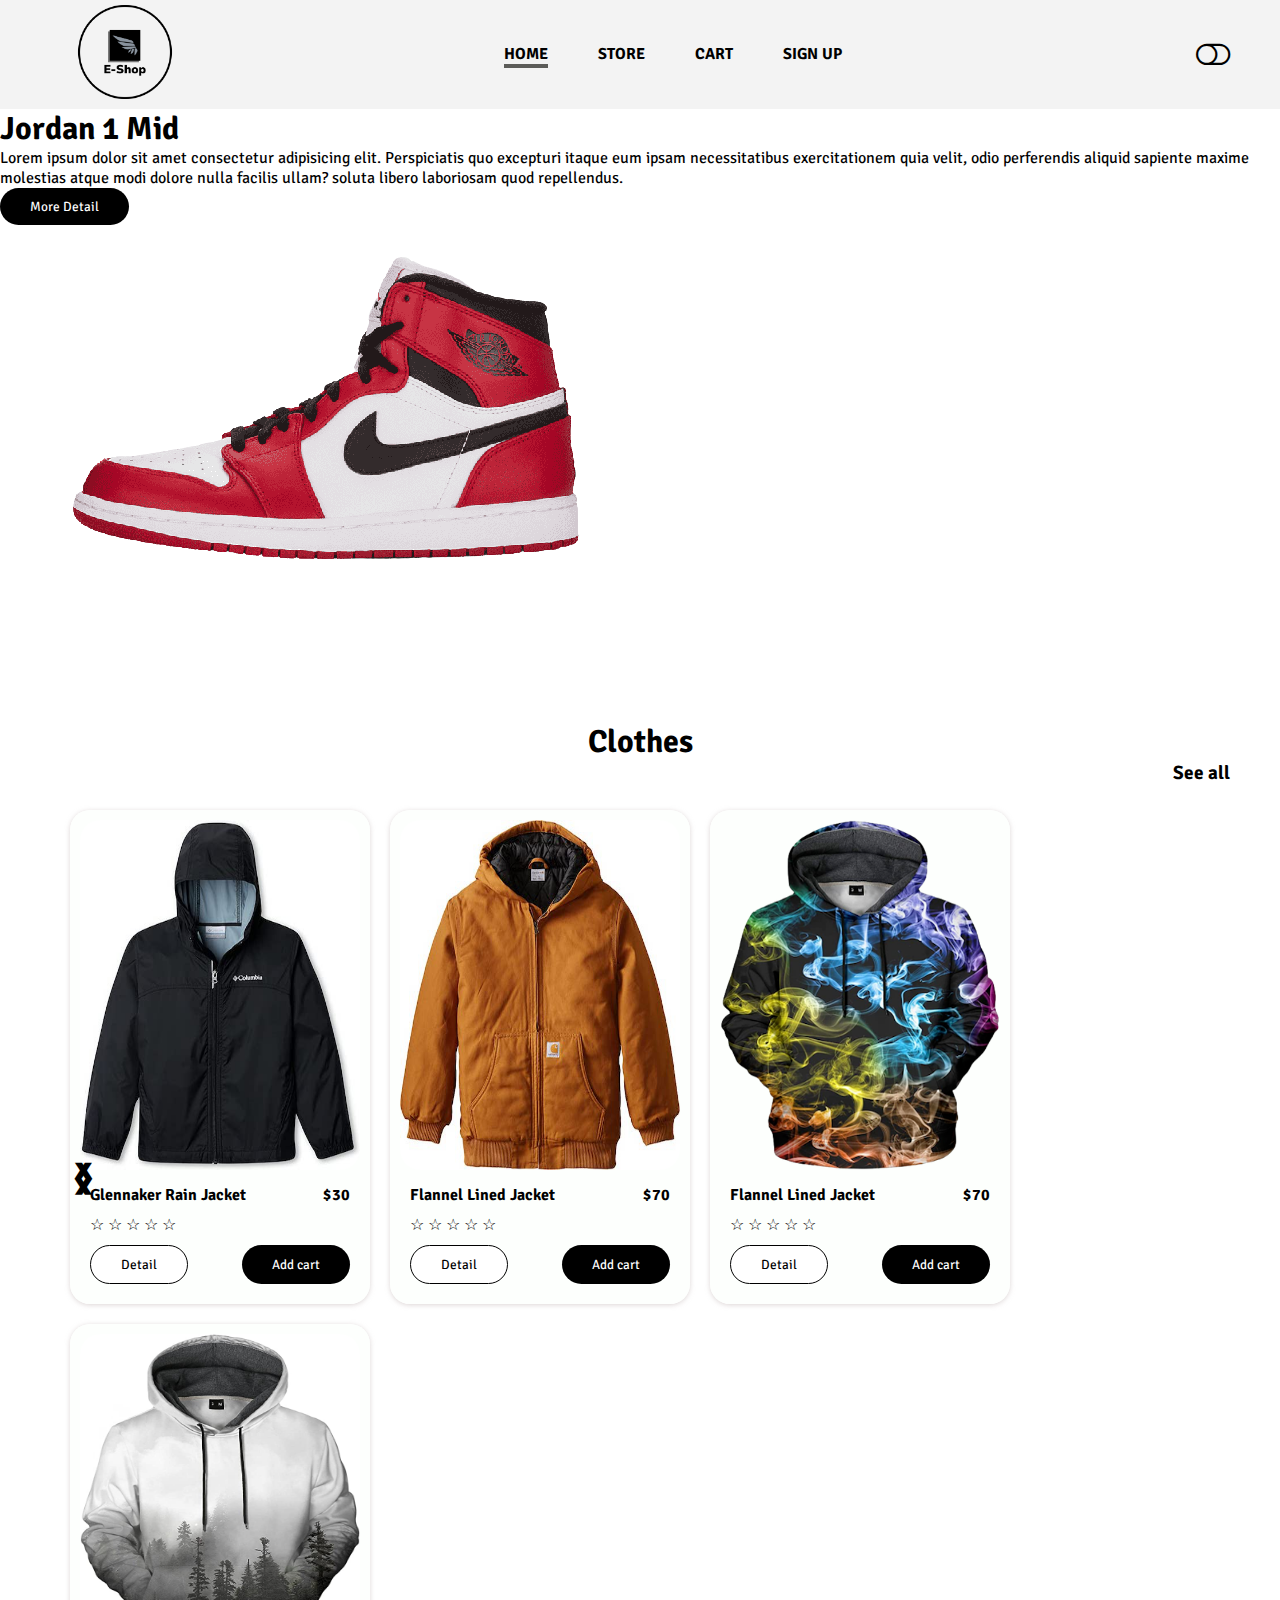
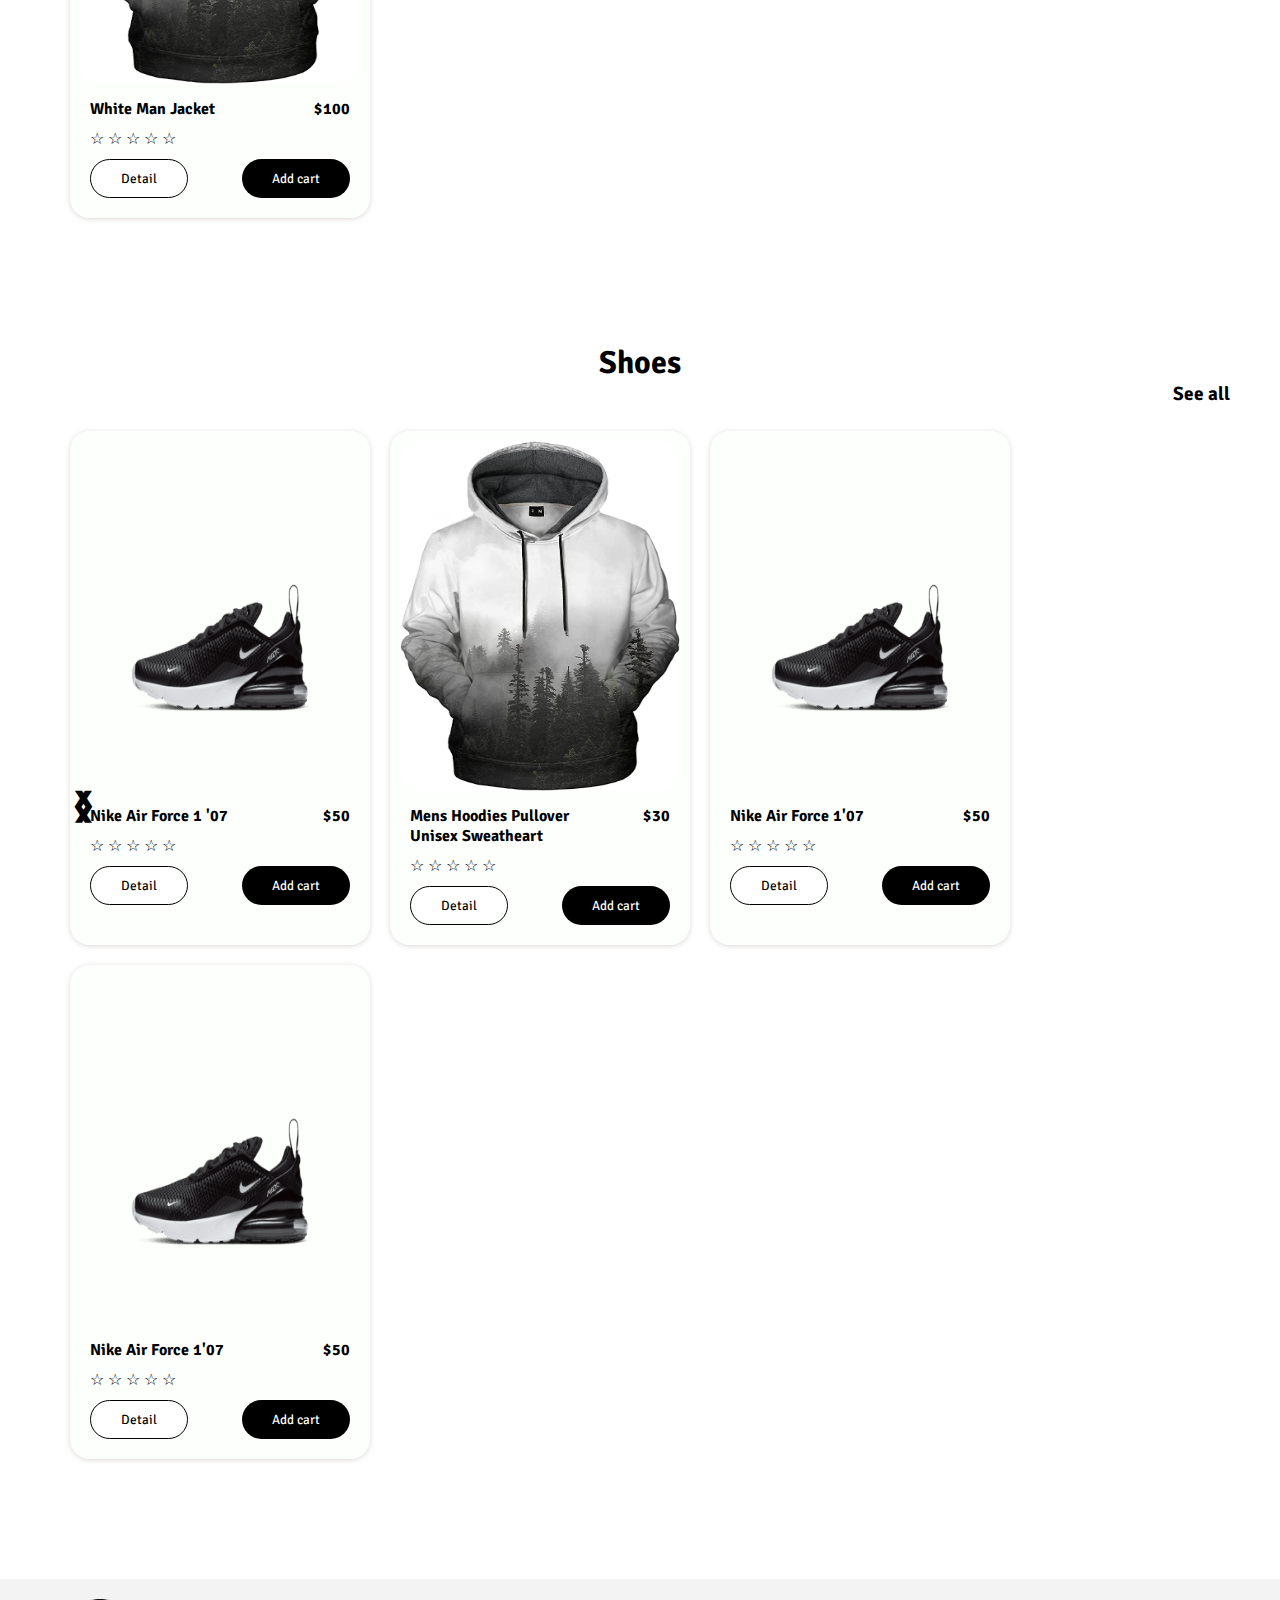
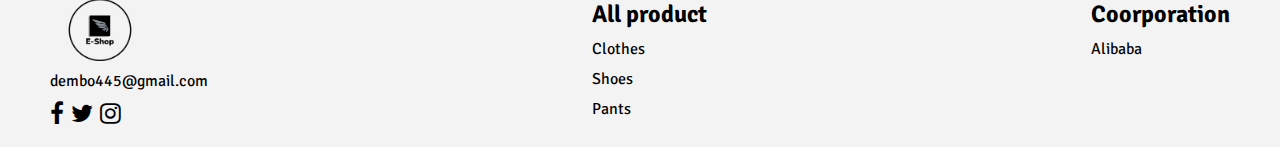
<file: index.html>
<!DOCTYPE html>
<html lang="en">
<head>
    <meta charset="UTF-8">
    <meta http-equiv="X-UA-Compatible" content="IE=edge">
    <meta name="viewport" content="width=device-width, initial-scale=1.0">
    <title>Ecommerce</title>

    <link rel="stylesheet" href="css/style.css">
    <link rel="stylesheet" href="https://cdnjs.cloudflare.com/ajax/libs/font-awesome/4.7.0/css/font-awesome.min.css">
</head>
<body>

    <div class="container">
        <!-- ====NAV BAR====== -->
        <div class="nav_bar">
            <div class="nav_left">
                <img src="img/logo.png" alt="Logo">
            </div>
            <div class="nav_right">
                <ul>
                    <div class="number"></div>
                    <li><a href="index.html" class="active">HOME</a></li>
                    <li><a href="html/store/store.html">STORE</a></li>
                    <!-- <li><a href="html/seller/seller.html">SELLER</a></li> -->
                    <li><a href="html/cart/cart.html">CART</a></li>
                    <li><a href="html/login/login.html">SIGN UP</a></li>
                </ul>
            </div>
            <i id="light" class="fa fa-toggle-off" onclick="darkMode()"></i>
        </div>

        <!-- ===== AUTO SLIDE SHOW =====-->
        <!-- <div class="slide1_container">
            <img id="slide">
        </div> -->

         <!-- =====Section====== -->
         <section id="section">
            <div class="section_left">
                <h1>Jordan 1 Mid</h1>
                <p>Lorem ipsum dolor sit amet consectetur adipisicing elit. Perspiciatis quo excepturi itaque eum ipsam necessitatibus exercitationem quia velit, odio perferendis aliquid sapiente maxime molestias atque modi dolore nulla facilis ullam? soluta libero laboriosam quod repellendus.</p>
                <div class="card_button section">
                    <button type="button">More Detail</button>
                </div>
            </div>
            <div class="section_right">
                <img src="img/airforceRed.png" alt="Air force red">
            </div>
        </section>

        <!-- ===== SLIDE SHOW 2 ===== -->
        <div class="slide2_container">
            <div class="clothes">
                <div class="slide_top">
                    <h1>Clothes</h1>
                    <p><a href="html/store/store.html">See all</a></p>
                </div>
            <!-- =====Card container for slide show ==== -->
            <div class="swiper mySwiper">
                <div class="swiper-wrapper card_container">
                    <div class="swiper-slide card" data-index="0">
                        <div class="card_img">
                            <img src="img/blackJacket.jpg" alt="Black">
                        </div>
                        <div class="card_footer">
                            <div class="card_title">
                                <p class="title">Glennaker Rain Jacket</p>
                                <p id="price">$30</p>
                            </div>
                            <div class="card_rate">
                                <span>&#9734;</span>
                                <span>&#9734;</span>
                                <span>&#9734;</span>
                                <span>&#9734;</span>
                                <span>&#9734;</span>
                            </div>
                            <div class="card_button">
                                <button type="button" onclick="showDetail(event)">Detail</button>
                                <button type="button">Add cart</button>
                            </div>
                        </div>
                    </div>
                    <div class="card" data-index="1">
                        <div class="card_img">
                            <img src="img/brownJacket.png" alt="Brown">
                        </div>
                        <div class="card_footer">
                            <div class="card_title">
                                <p class="title">Flannel Lined Jacket</p>
                                <p id="price">$70</p>
                            </div>
                            <div class="card_rate">
                                <span>&#9734;</span>
                                <span>&#9734;</span>
                                <span>&#9734;</span>
                                <span>&#9734;</span>
                                <span>&#9734;</span>
                            </div>
                            <div class="card_button">
                                <button type="button" onclick="showDetail(event)">Detail</button>
                                <button type="button">Add cart</button>
                            </div>
                        </div>
                    </div>
                    <div class="card" data-index="2">
                        <div class="card_img">
                            <img src="img/colorful.png" alt="Colorful">
                        </div>
                        <div class="card_footer">
                            <div class="card_title">
                                <p class="title">Flannel Lined Jacket</p>
                                <p id="price">$70</p>   
                            </div>
                            <div class="card_rate">
                                <span>&#9734;</span>
                                <span>&#9734;</span>
                                <span>&#9734;</span>
                                <span>&#9734;</span>
                                <span>&#9734;</span>
                            </div>
                            <div class="card_button">
                                <button type="button" onclick="showDetail(event)">Detail</button>
                                <button type="button">Add cart</button>
                            </div>
                        </div>
                    </div>
                    <div class="card" data-index="3">
                        <div class="card_img">
                            <img src="img/whitejacket.jpg" alt="Colorful">
                        </div>
                        <div class="card_footer">
                            <div class="card_title">
                                <p class="title">White Man Jacket</p>
                                <p id="price">$100</p>   
                            </div>
                            <div class="card_rate">
                                <span>&#9734;</span>
                                <span>&#9734;</span>
                                <span>&#9734;</span>
                                <span>&#9734;</span>
                                <span>&#9734;</span>
                            </div>
                            <div class="card_button">
                                <button type="button" onclick="showDetail(event)">Detail</button>
                                <button type="button">Add cart</button>
                            </div>
                        </div>
                    </div>
            <!-- ======Next and previous buttons====== -->
                    <div class="previous">&#10094;</div>
                    <div class="next">&#10095;</div>
                </div>
            </div>
            </div>
            <div class="swiper-button-next"></div>
            <div class="swiper-button-prev"></div>
            <div class="swiper-pagination"></div>
        </div>


        <!-- ======= SLIDE SHOW 3===== -->
        <div class="slide2_container">
            <div class="shoes">
                <!-- =====Card container for slide show ==== -->
                <div class="slide_top">
                    <h1>Shoes</h1>
                    <p><a href="html/store/store.html">See all</a></p>
                </div>
                <div class="card_container">
                    <div class="card" data-index="4">
                        <div class="card_img">
                            <img src="img/airmax.png" alt="Black">
                        </div>
                        <div class="card_footer">
                            <div class="card_title">
                                <p class="title">Nike Air Force 1 '07</p>
                                <p id="price">$50</p>
                            </div>
                            <div class="card_rate">
                                <span>&#9734;</span>
                                <span>&#9734;</span>
                                <span>&#9734;</span>
                                <span>&#9734;</span>
                                <span>&#9734;</span>
                            </div>
                            <div class="card_button">
                                <button type="button" onclick="showDetail(event)">Detail</button>
                                <button type="button">Add cart</button>
                            </div>
                        </div>
                    </div>
                    <div class="card" data-index="5">
                        <div class="card_img">
                            <img src="img/whitejacket.jpg" alt="Black">
                        </div>
                        <div class="card_footer">
                            <div class="card_title">
                                <p class="title">Mens Hoodies Pullover <br> Unisex Sweatheart</p>
                                <p id="price">$30</p>
                            </div>
                            <div class="card_rate">
                                <span>&#9734;</span>
                                <span>&#9734;</span>
                                <span>&#9734;</span>
                                <span>&#9734;</span>
                                <span>&#9734;</span>
                            </div>
                            <div class="card_button">
                                <button type="button" onclick="showDetail(event)">Detail</button>
                                <button type="button">Add cart</button>
                            </div>
                        </div>
                    </div>
                    <div class="card" data-index="6">
                        <div class="card_img">
                            <img src="img/airmax.png" alt="Black">
                        </div>
                        <div class="card_footer">
                            <div class="card_title">
                                <p class="title">Nike Air Force 1'07</p>
                                <p id="price">$50</p>
                            </div>
                            <div class="card_rate">
                                <span>&#9734;</span>
                                <span>&#9734;</span>
                                <span>&#9734;</span>
                                <span>&#9734;</span>
                                <span>&#9734;</span>
                            </div>
                            <div class="card_button">
                                <button type="button" onclick="showDetail(event)">Detail</button>
                                <button type="button">Add cart</button>
                            </div>
                        </div>
                    </div>
                    <div class="card" data-index="7">
                        <div class="card_img">
                            <img src="img/airmax.png" alt="Black">
                        </div>
                        <div class="card_footer">
                            <div class="card_title">
                                <p class="title">Nike Air Force 1'07</p>
                                <p id="price">$50</p>
                            </div>
                            <div class="card_rate">
                                <span>&#9734;</span>
                                <span>&#9734;</span>
                                <span>&#9734;</span>
                                <span>&#9734;</span>
                                <span>&#9734;</span>
                            </div>
                            <div class="card_button">
                                <button type="button" onclick="showDetail(event)">Detail</button>
                                <button type="button">Add cart</button>
                            </div>
                        </div>
                    </div>
            <!-- ======Next and previous buttons====== -->
                    <div class="left">&#10094;</div>
                    <div class="right">&#10095;</div>
                </div>
            </div>
        </div>

          <!-- =====Section====== -->
          <!-- <section>
            <div class="section_left">
                <h1>Jordan 1 Mid</h1>
                <p>Inspired by the original AJ1, the Jordan 1 Mid is lightweight and supportive, great for younger kids still getting the hang of walking and running.</p>
                <div class="card_button section">
                    <button type="button">More Detail</button>
                </div>
            </div>
            <div class="section_right">
                <img src="img/airforceRed.png" alt="Air force red">
            </div>
        </section> -->

        <!-- =======Detail product===== -->
        <div class="detail" style="display: none;"></div>

        <!-- ========= Footer ========== -->
        <footer>
            <div class="contact_us more">
                <img src="img/logo.png" alt="Logo" width="100">
                <p><a href="#">dembo445@gmail.com</a></p>
                <div class="social_madia">
                    <i class="fa fa-facebook"></i>
                    <i class="fa fa-twitter"></i>
                    <i class="fa fa-instagram"></i>
                </div>
            </div>
            <div class="shop more">
                <h2>All product</h2>
                <p><a href="html/store/store.html">Clothes</a></p>
                <p><a href="html/store/store.html">Shoes</a></p>
                <p><a href="html/store/store.html">Pants</a></p>
            </div>
            <div class="coorporation more">
                <h2>Coorporation</h2>
                <p>Alibaba</p>
            </div>
        </footer>

    </div>
</body>
<script src="main.js"></script>
</html>
</file>
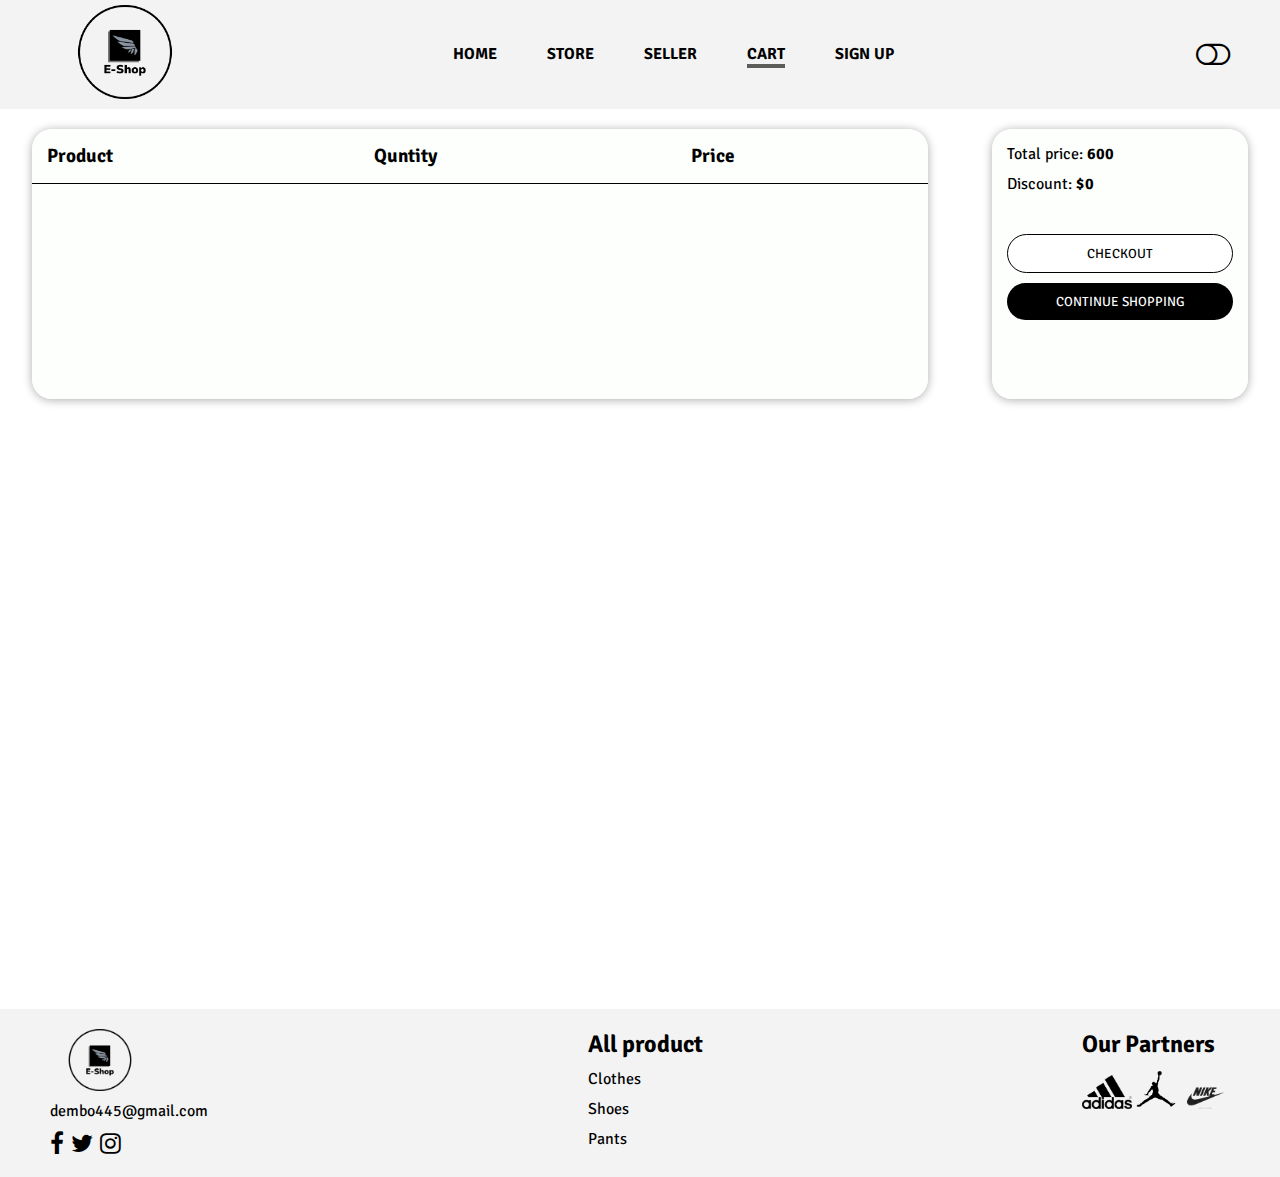
<file: html/cart/cart.html>
<!DOCTYPE html>
<html lang="en">
<head>
    <meta charset="UTF-8">
    <meta http-equiv="X-UA-Compatible" content="IE=edge">
    <meta name="viewport" content="width=device-width, initial-scale=1.0">
    <title>Ecommerce</title>
    <link rel="stylesheet" href="../../css/style.css">
    <link rel="stylesheet" href="https://cdnjs.cloudflare.com/ajax/libs/font-awesome/4.7.0/css/font-awesome.min.css">
</head>
<body>

    <div class="container bg1">
        <!-- ====NAV BAR====== -->
        <div class="nav_bar">
            <div class="nav_left">
                <img src="../../img/logo.png" alt="Logo">
            </div>
            <div class="nav_right">
                <ul>
                    <div class="number"></div>
                    <li><a href="../../index.html">HOME</a></li>
                    <li><a href="../store/store.html">STORE</a></li>
                    <li><a href="../seller/seller.html">SELLER</a></li>
                    <li><a href="cart.html" class="active">CART</a></li>
                    <li><a href="#" onclick="showLogin()">SIGN UP</a></li>
                </ul>
            </div>
            <i id="light" class="fa fa-toggle-off" onclick="darkMode()"></i>
        </div>
        <div class="cart">
            <div class="cart_container">
                <table>
                    <thead>
                        <tr>
                            <th>Product</th>
                            <th>Quntity</th>
                            <th>Price</th>
                        </tr>
                    </thead>
                    <tbody>
                        <h1 class="empty">Your Cart is Empty</h1>
                    </tbody>
                </table>
    
                <div class="total_price">
                    <div class="total">
                        <p>Total price: <b>600</b></p>
                        <p>Discount: <b>$0</b></p>
                    </div>
                    <div class="btn_buy card_button">
                        <button type="button" onclick="checkOut()">CHECKOUT</button>
                        <button type="button"><a href="../store/store.html"> CONTINUE SHOPPING</a></button>
                    </div>
                </div>
            </div>
        </div>
        </div>

    <!-- ====== Check out form ===== -->
    <div class="modal">
        <div class="checkout_container">
            <div class="checkout_left">
                <img src="../../img/credit_card.png" alt="Credit Card">
            </div>
            <div class="checkout_right">
                <h1>Checkout Here</h1>
                <div class="cards">
                    <i class="fa fa-cc-visa" style="color: darkblue;"></i>
                    <i class="fa fa-cc-amex" style="color:blue;"></i>
                    <i class="fa fa-cc-mastercard" style="color:red;"></i>
                    <i class="fa fa-cc-discover" style="color:orange;"></i>
                </div>
                <div class="credit_name credit">
                    <label for="name">Name on Card</label>
                    <input type="text" name="name" id="credit_name" placeholder="Sork Visal">
                </div>
                <div class="address credit">
                    <label for="address">Address</label>
                    <input type="text" id="adddress" placeholder="Your Address">
                </div>
                <div class="phone credit">
                    <label for="phone">Phone Number</label>
                    <input type="tel" id="phone" placeholder="123-45-678" pattern="[0-9]{3}-[0-9]{2}-[0-9]{3}">
                </div>
                <div class="credit_number credit">
                    <label for="number">Credit Card Number</label>
                    <input type="text" id="credit_number" placeholder="0000 - 0000 - 0000 - 0000">
                </div>
                <div class="exp_month credit">
                    <label for="expire">Exp Month / Year</label>
                    <input type="number" name="exp" id="expire" placeholder="00 / 00">
                </div>
                <div class="btn_checkout card_button">
                    <button type="button" onclick="checkCreditCard()">Purchase</button>
                </div>
            </div>
            <i class="fa fa-times" style="font-size: 30px;" onclick="hideCheckOut()"></i>
        </div>
    </div>

      <!-- ======= Form Login ==== -->
      <div class="form_container">
        <form action="../store/store.html">
            <h1>SING UP</h1>
            <div class="name">
                <div class="first_name input">
                    <label for="name">First Name</label>
                    <input type="text" id="first_name" placeholder="Type your firstname ...">
                </div>
                <div class="last_name input">
                    <label for="name">Last Name</label>
                    <input type="text" id="last_name" placeholder="Type your lastname ...">
                </div>
            </div>
            <div class="pwd input">
                <label for="pwd">Password</label>
                <input type="password" id="pwd" placeholder="Password ...">
            </div>
            <div class="confirm input">
                <label for="confirm">Confirm Your Password</label>
                <input type="password" id="confirm" placeholder="Confirm your password ...">
            </div>  
            <div class="btn_login input card_button">
                <button type="button">Create Account</button>
            </div>
            <i class="fa fa-times" style="font-size: 30px;" onclick="hideLogin()"></i>
        </form>
    </div>
    

     <!-- ========= Footer ========== -->
     <footer>
        <div class="contact_us more">
            <img src="../../img/logo.png" alt="Logo" width="100">
            <p><a href="#">dembo445@gmail.com</a></p>
            <div class="social_madia">
                <i class="fa fa-facebook"></i>
                <i class="fa fa-twitter"></i>
                <i class="fa fa-instagram"></i>
            </div>
        </div>
        <div class="shop more">
            <h2>All product</h2>
            <p><a href="html/store/store.html">Clothes</a></p>
            <p><a href="html/store/store.html">Shoes</a></p>
            <p><a href="html/store/store.html">Pants</a></p>
        </div>
        <div class="partner more">
            <h2>Our Partners</h2>
            <div class="partner_logo">
                <a href="https://www.adidas.com/us/blog/932571-adidas-logos-history-and-meaning"><img src="../../img/addidas.png" alt="" width="50"></a>
                <a href="https://www.kickscrew.com/products/air-jordan-1-retro-high-og-brotherhood-555088-706"><img src="../../img/jordan.png"alt="" width="40"></a>
                <a href="https://www.nike.com/il/"><img src="../../img/nike.png"  alt="" width="50"></a>
            </div>
        </div>
    </footer>
    
</body>
<script src="cart.js"></script>
</html>
</file>
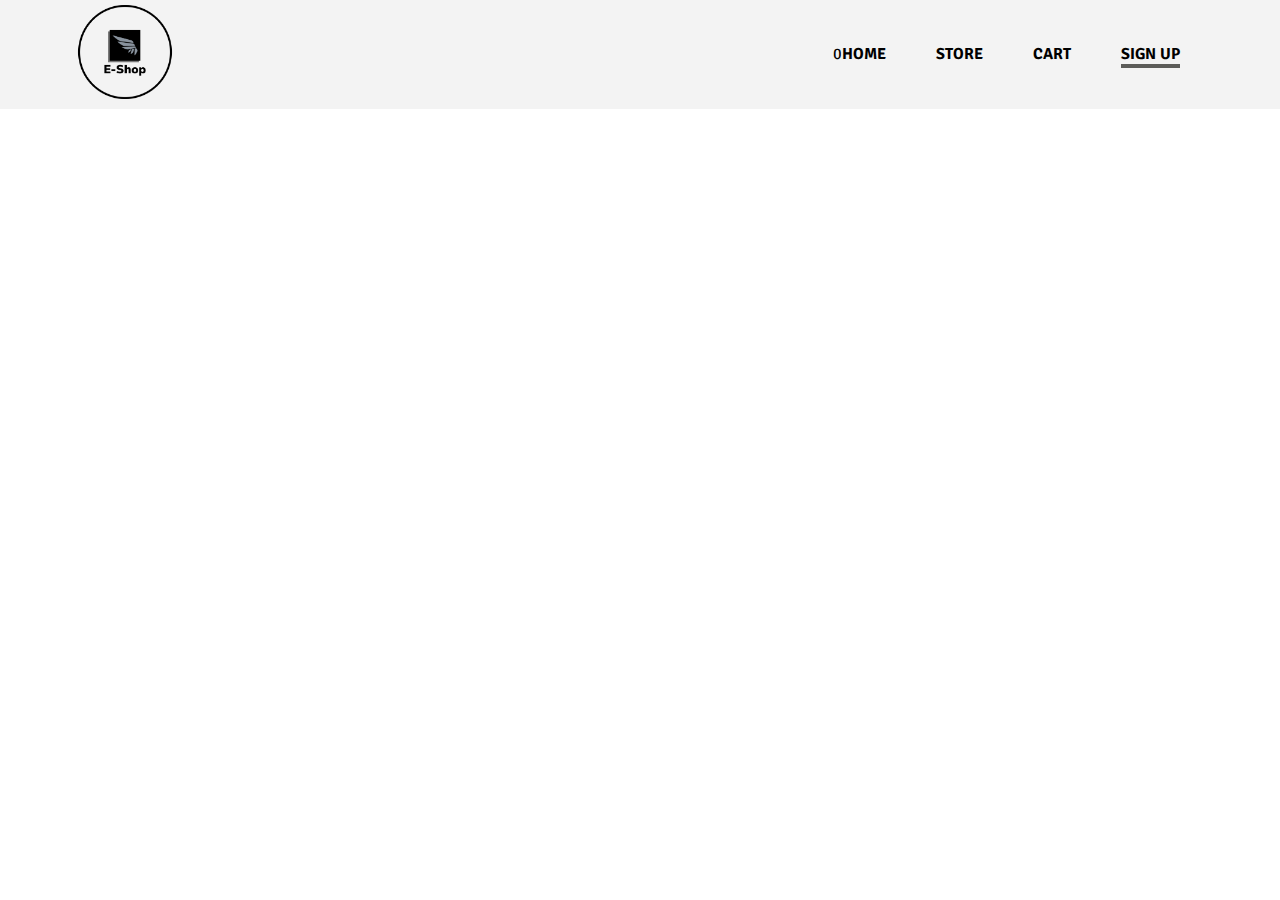
<file: html/login/login.html>
<!DOCTYPE html>
<html lang="en">
<head>
    <meta charset="UTF-8">
    <meta http-equiv="X-UA-Compatible" content="IE=edge">
    <meta name="viewport" content="width=device-width, initial-scale=1.0">
    <title>Ecommerce</title>
    <link rel="stylesheet" href="../../css/style.css">
    <link rel="stylesheet" href="https://cdnjs.cloudflare.com/ajax/libs/font-awesome/4.7.0/css/font-awesome.min.css">
</head>
<body>
    <div class="container">
        <!-- ====NAV BAR====== -->
        <div class="nav_bar">
            <div class="nav_left">
                <img src="../../img/logo.png" alt="Logo">
            </div>
            <div class="nav_right">
                <ul>
                    <div class="nb">0</div>
                    <li><a href="../../index.html">HOME</a></li>
                    <li><a href="../store/store.html">STORE</a></li>
                    <!-- <li><a href="../seller/seller.html">SELLER</a></li> -->
                    <li><a href="../cart/cart.html">CART</a></li>
                    <li><a href="login.html" class="active">SIGN UP</a></li>
                </ul>
            </div>
        </div>

        <div class="form_container">
            <form action="../store/store.html">
                <h1>SING UP</h1>
                <div class="name">
                    <div class="first_name input">
                        <label for="name">First Name</label>
                        <input type="text" id="first_name" placeholder="Type your firstname ...">
                    </div>
                    <div class="last_name input">
                        <label for="name">Last Name</label>
                        <input type="text" id="last_name" placeholder="Type your lastname ...">
                    </div>
                </div>
                <div class="pwd input">
                    <label for="pwd">Password</label>
                    <input type="password" id="pwd" placeholder="Password ...">
                </div>
                <div class="confirm input">
                    <label for="confirm">Confirm Your Password</label>
                    <input type="password" id="confirm" placeholder="Confirm your password ...">
                </div>
                <div class="btn_login input card_button">
                    <button type="button">Create Account</button>
                </div>
            </form>
        </div>
    </div>
    
</body>
<script src="login.js"></script>
</html>
</file>
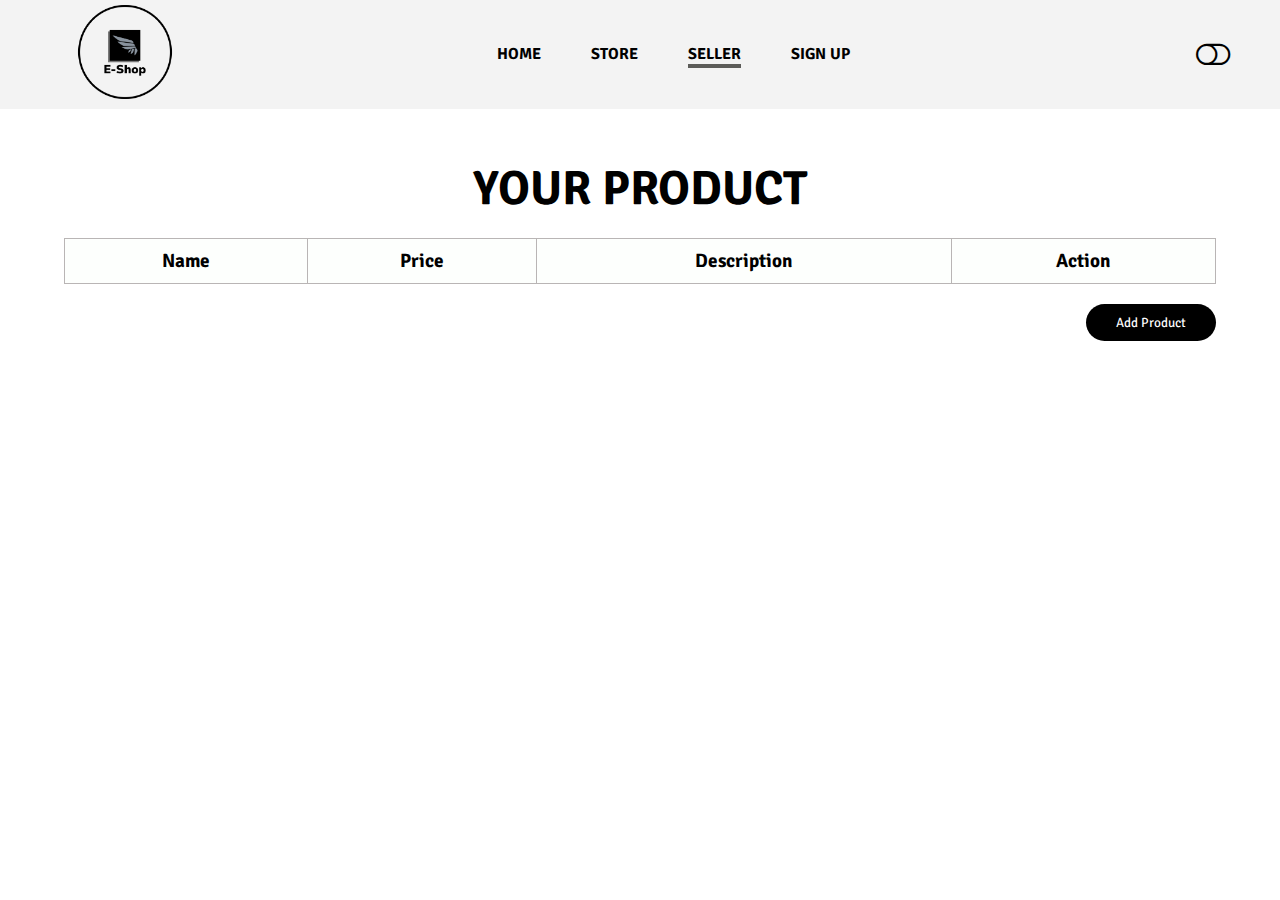
<file: html/seller/seller.html>
<!DOCTYPE html>
<html lang="en">
<head>
    <meta charset="UTF-8">
    <meta http-equiv="X-UA-Compatible" content="IE=edge">
    <meta name="viewport" content="width=device-width, initial-scale=1.0">
    <title>Ecommerce</title>
    <link rel="stylesheet" href="../../css/style.css">
    <link rel="stylesheet" href="https://cdnjs.cloudflare.com/ajax/libs/font-awesome/4.7.0/css/font-awesome.min.css">
</head>
<body>
    <div class="container">
        <!-- ====NAV BAR====== -->
        <div class="nav_bar">
            <div class="nav_left">
                <img src="../../img/logo.png" alt="Logo">
            </div>
            <div class="nav_right">
                <ul>
                    <div class="number"></div>
                    <li><a href="../../index.html">HOME</a></li>
                    <li><a href="../store/store.html">STORE</a></li>
                    <li><a href="seller.html" class="active">SELLER</a></li>
                    <!-- <li><a href="html/cart/cart.html">CART</a></li> -->
                    <li><a href="../login/login.html">SIGN UP</a></li>
                </ul>
            </div>
            <i id="light" class="fa fa-toggle-off" onclick="darkMode()"></i>
        </div>
       
        <!-- ======== Your product ======= -->
        <div class="product_container">
            <h1>YOUR PRODUCT</h1>
            <table>
                <thead>
                    <tr>
                        <th>Name</th>
                        <th>Price</th>
                        <th>Description</th>
                        <th>Action</th>
                    </tr>
                </thead>
                <tbody>
                    <!-- <tr>
                        <td>
                            <div class="name">
                                <img src="../../img/blackJacket.jpg" alt="">
                                <h2>Black Jacket</h2>
                            </div>
                        </td>
                        <td>$50</td>
                        <td class="info">debitis recusandae Officia quia voluptatem ab, inventore debitis sunt assumenda.</td>
                        <td>
                            <div class="btn_detail card_button action">
                                <button type="button">Edit</button>
                                <button type="button" class="delete">Delete</button>
                            </div>
                        </td>
                    </tr>    -->
                </tbody>
            </table>
            <div class="card_button add">
                <button type="button" onclick="onAdd()">Add Product</button>
            </div>
        </div>

        <!-- ======= Dialog ===== -->
        <div class="dialog_container">
            <dialog open>
                <h1>Add Product</h1>
                <div class="product_name input">
                    <label for="name">Name</label>
                    <input type="text" name="name" id="name" placeholder="Product Name... (only 25 characters or lower than that)" maxlength="25">
                    <p class="error_name error" style="display: none;">Invalid Name*</p>
                </div> 
                <div class="more_info input">
                    <label for="more_info">Description</label>
                    <textarea name="more_info" id="more_info" cols="25" rows="3" placeholder="More detail"></textarea>
                    <p class="error_decription error" style="display: none;">Fill Description*</p>
                </div>
                <div class="product_price input">
                    <label for="price">Price</label>
                    <input type="number" name="price" id="price" min="1" placeholder="Your price ...">
                    <p class="error_price error" style="display: none;">Invalid Number*</p>
                </div>
                <div class="currency input">
                    <label for="currency">Currency</label>
                    <select name="currency" id="currency">
                        <option disabled selected>Choose your currency ...</option>
                        <option value="dollar">Dollar</option>
                        <option value="pound">Pound</option>
                    </select>
                    <p class="error_currency error" style="display: none;">Choose Currency*</p>
                </div>
                <div class="product_img input">
                    <label for="image">Image</label>
                    <input type="text" name="image" id="image" placeholder="Image URL ...( image should be only width 300px and height 300px or lower than that )">
                    <p class="error_image error" style="display: none;">Invalid Image*</p>
                </div>
                <div class="input">
                    <label for="size">Size</label>
                    <select name="size" id="size">
                        <option disabled selected>Size</option>
                        <option value="M">M</option>
                        <option value="L">L</option>
                        <option value="XL">XL</option>
                        <option value="XXL">XXL</option>
                    </select>
                    <p class="error_size error" style="display: none;">Choose Size*</p>
                </div>
                <div class="card_button btn_dialog">
                    <button type="button" onclick="cancel()">Cancel</button>
                    <button type="button" onclick="addProduct()">Add Product</button>
                </div>
            </dialog>
        </div>

    </div>
    
</body>
<script src="seller.js"></script>
</html>
</file>
<file: css/style.css>
@import url('https://fonts.googleapis.com/css2?family=Signika+Negative:wght@300;400;500;600;700&display=swap');

:root {
    --main-color: #fcfffcd1;
    --bg-footer:#f3f3f3;
    --text-color: #000000;
    --btn-delete-bg: #e42525;
    --btn-primary-bg: #000000;
    --btn-border-color: #000000;
    --btn-padding: 10px 30px;
    --main-padding: 5px 50px;
    --main-radius: 20px;
    --font: 'Signika Negative', sans-serif;
}

* {
    margin: 0;
    padding: 0;
    box-sizing: border-box;
    font-family: var(--font)
}

a{
    text-decoration: none;
    color:var(--text-color);
}

.active{
    border-bottom: 4px solid #5c5c59;
}
/* ================================================================ */
                                    /* HOME PAGE */
/* ================================================================ */

/* =====NAV BAR====== */
.nav_bar{
    background:rgb(243, 243, 243);
    /* box-shadow: 0 2px 5px #b5b4b4; */
    display: flex;
    justify-content: space-between;
    align-items: center;
    position:sticky; 
    top: 0;
    z-index: 5; 
    padding: 5px 50px;
}
.nav_left img{
    width: 150px;
}
.nav_right ul{
    display: flex;
    list-style: none;
}
.nav_right ul li a{
    text-decoration: none;
    font-weight: bold;
    margin-right: 50px;
    color: var(--text-color);
}
.nav_right ul li a:hover{
    border-bottom: 4px solid #5c5c59;
}
.number{
    position: absolute;
    right: 39%;
    top: 23%;
    font-size:x-large;
    color: red;
}
#light{
    font-size: 30px;
    cursor: pointer;
}
.dark{
    background: rgba(5, 4, 4, 0.9);
}



/* ====== SLIDE SHOW 2 & 3===== */
.slide2_container{
    margin: 100px 0;
}
.slide2_container .slide_top{
    font-weight: bold;
    margin-top: 20px;
    padding: var(--main-padding);
}
.slide2_container .slide_top p{
    text-align: end;
    cursor: pointer;
    font-size: larger;
}
.slide_top h1{
    text-align: center;
}

.card_container{
    display: flex;
    gap: 20px;
    flex-wrap: wrap;
    position: relative;
    padding: 20px 70px;
}
.card{
    background: var(--main-color);
    border-radius: var(--main-radius);
    box-shadow: 0 1px 5px rgba(188, 174, 174, 0.5);
    padding: 10px;
    transition: 1.5s;
}
.card:hover{
    box-shadow: 0 1px 5px rgb(188, 186, 186);
    transform: translateY(-20px);
}
.card_footer{
    display: flex;
    flex-direction: column;
    gap: 10px;
    margin: 10px;
}
.card_img img{
    width: 280px;
    height: 350px;
    border-radius: 20px;
}
.card_title{
    display: flex;
    justify-content: space-between;
    font-weight: bold;
}
.card_button{
    display: flex;
    justify-content: space-between;
}

.card_button button{
    border-radius: var(--main-radius);
    padding: var(--btn-padding);
    z-index: 1;
    cursor: pointer;
}
.card_button button:first-child{
    border: 1px solid var(--btn-border-color);
    background: #fff;  
}
.card_button button:hover{
    opacity: 0.5;
}
.card_button button:last-child{
    border: none;
    background: var(--btn-primary-bg);
    color: white;
}

.previous,
.next,
.right,
.left{
    position: absolute;
    top: 35%;
    font-size: xx-large;
    cursor: pointer;
}


/* =========== Banner ===== */
.banner{
    background:var(--bg-footer);
    display: flex;  
    align-items: center;
    justify-content: space-evenly;
    padding: var(--main-padding);
}
.banner_left{
    margin-left: 4%;
}
.banner_right{
    margin-left: 10%;
}
.banner_right img{
    width: 400px;   
}
.banner_left h1{
    font-size: 70px;
}
.banner button{
    margin-top: 10px;
    padding: var(--btn-padding);
}


/* ================================================================ */
                                /* STORE PAGE */
/* ================================================================ */

/* ====== Store banner ===== */
.store_banner{
    background: rgb(0, 0, 0);
    position: relative;
    width: 100%;
}
.store_banner img{
    width: 100%;
    height: 600px;
    filter: opacity(50%);
    object-fit: cover;
}
.banner_text{
    width: 50%;
    position: absolute;
    top: 20%;
    left: 25%;
    color: #fff;
}
.banner_text h1{
    text-align: center;
    font-size: 150px;
}
.search_container{
    background: #fff;
    width: 100%;
}
.sort_container{
    width: 60%;
    display: flex;
    margin: auto;
}
.search_input{
    display: flex;
    width: 100%;
}
.search_container select{
    border-radius: 10px;
    outline: none;
    border-radius: 10px 0 0 10px;
    margin: 30px 0;
}
input[type="search"]{
    width: 100%;
    padding: 15px;
    border-radius: 0 10px 10px 0;
    outline: none;
    border: 1px solid #000;
    margin: 30px 0;
}

.detail{
    width: 80%;
    display: flex;
    align-items: center;
    gap: 50px;
    margin: auto;
    padding: var(--main-padding);
    margin-bottom: 20px;
}
.img img{
    width: 400px;
}
.img_detail{
    display: flex;
    flex-direction: column;
    gap: 15px;  
}
.btn_detail{    
    justify-content:flex-start;
    gap: 10px;
}
.header{
    background: #fff;
    text-align: center;
}


/* ================================================================ */
                                /* SELLER PAGE */
/* ================================================================ */
.product_container h1{
    text-align: center;
    font-size: 3rem;
    margin-top:50px;
}

table{
    background: var(--main-color);
    width: 90%;
    margin: 20px auto;
}
table, th, td{
    border: 1px solid rgb(185, 181, 181) ;
    border-collapse: collapse;
}
th, td{
    padding: 10px;
}
th{
    font-size: larger;
}
.name {
    display: flex;
    align-items: center;
    gap: 10px;
}
.name img{
    width: 100px;
    height: 100px;
}
.action button:last-child{
    background: var(--btn-delete-bg)
}
.add{
    justify-content: flex-end;
}
.add button{
    margin: 0 5% 2% 5%;
    padding: var(--btn-padding);
}


/* ===== dialog ====== */
.dialog_container{
    height: 100vh;
    width: 100%;
    background: rgba(0, 0, 0, 0.6);
    display: none;
    position: fixed;
    top: 0;
    z-index: 10;
}
dialog{
    width:40%;
    z-index: 2;
    margin: 10px auto 0 auto;
    overflow:hidden;
    border-radius: var(--main-radius);
}
dialog h1{
    background: #000;
    color: #fff;
    padding: 10px 20px;  
    margin-bottom: 10px;
}
.input{
    width: 100%;
    display: flex;
    flex-direction: column;
    padding: 0 20px;  
    gap: 5px;
    margin-bottom: 10px;
}
.input input,
dialog .input select{
    padding: 5px;
    border-radius: 10px;
    border: 1px solid var(--btn-border-color);
    outline: none;
}

textarea{
    resize: none;
    border-radius: 10px;
    outline: none;
}
label{
    font-weight: bold;
}
.btn_dialog{
    padding: 5px 20px; 
    margin-bottom: 10px;
}
.error{
    color: #ff0000;
}

/* ================================================================ */
                                /* CART PAGE */
/* ================================================================ */
.cart{
    height: 100vh;
}
.cart_container {
    display: flex;
}
.cart_container table{
    background: var(--main-color);
    width: 70%;
    border: none;
    border-radius: var(--main-radius);
    box-shadow: 0 1px 10px rgb(175, 171, 171);
}
.empty{
    position: absolute;
    right: 50%;
    top: 35%;
    font-size: 40px;
    display: none;
}
thead{
    border-bottom: 1px solid #000;
}
.cart_container table td,
.cart_container table th{
    padding: 15px;
    border: none;
    text-align: left;
    font-weight: bold;
}
.cart_container table p{
    font-weight: lighter;
}
.cart_detail h2{
    margin-bottom: 5px;
}
.cart_detail .rate{
    margin-bottom: 5px;
}

.total_price{
    width: 20%;
    height: 30vh;
    background: var(--main-color);
    margin: 20px auto;
    padding:15px;
    box-shadow: 0 1px 10px rgb(175, 171, 171);
    border-radius: var(--main-radius);
}
.total p{
    margin-bottom: 10px;
}
.btn_buy{
    display: flex;
    flex-direction: column;
    margin-top: 40px;
    gap: 10px;
}
.btn_buy button a{
    color: #fff;    
}

.btn_delete_cart button:last-child{
    background: var(--btn-delete-bg);
}

/* ======= Form checkout===== */
.modal{
    width: 100%;
    height: 100vh;
    background: rgb(0, 0, 0, 0.5);
    display: none; 
    position: fixed;
    top: 0;
    z-index: 10;
}
.checkout_container {
    background: var(--bg-footer);
    width: 50%;
    display: flex;
    justify-content: space-evenly;
    align-items: center;
    position: relative;
    margin: 5rem auto;
    padding: 20px 50px;
    border-radius: var(--main-radius);
    z-index: 2;
}
.checkout_left{
    flex: 1;
}
.checkout_right{
    flex: 2;
}
.checkout_left img{
    width: 300px;
    margin-top: 50px;
}
.checkout_right h1{
    text-align: center;
    font-size: xx-large;
}
.credit{
    display: flex;
    flex-direction: column;
    margin: 10px 0;
}
.credit input{
    width: 100%;
    padding: 10px;
    border-radius: 10px;
    outline: none;
    border: none;
}
.cards{
    display: flex;
    justify-content: center;
    gap: 10px;
    margin: 15px 0;
    font-size:x-large;
}
.btn_checkout button{
    width: 100%;
    margin-top: 5px;
}
.fa-times{
    position: absolute;
    top: 3%;
    left: 2%;
    cursor: pointer;
}



/* ================================================================ */
                                /* LOGIN FORM */
/* ================================================================ */
.form_container{
    width: 100%;
    height: 100vh;
    background: rgb(0, 0, 0,0.5);
    position: fixed;
    top: 0;
    z-index: 10;
    display: none;
}
.form_container input{
    padding: 10px;
}
form{
    width: 30%;
    background:rgb(252, 251, 251);
    box-shadow: 0 0 5px 1px rgb(187, 183, 183);
    border-radius: var(--main-radius);
    padding: 10px;
    margin: 10rem auto;
    position: relative;
}
form h1{
    text-align: center;
    margin: 20px 0;
}
.btn_login{
    width: 46%;
}


/* ======= Footer ====== */
footer{
    background: var(--bg-footer);
    display: flex;
    justify-content: space-between;
    padding: 20px 50px;   
}
.more{
    display: flex;
    flex-direction: column;
    gap: 10px ;
}
.more p a{
    text-decoration: none;
    color: var(--text-color);
}
.social_madia i{
    font-size:x-large;
    margin-right: 3px;
}


/* ================================================================ */
                                /* RESPONSIVE */
/* ================================================================ */

@media screen and (max-width: 768px) {
    /* ==== Home page ==== */
    .banner{
       flex-direction: column-reverse;
       padding-bottom: 20px;
    }
    .banner_left,
    .banner_right{
        margin: 0;
    }
    .slide2_container .slide_top{
        margin-top: 0px;
    }

    /* ======= Store page ==== */
    .banner_text{
        width: 70%;
        left: 20%;
    }
    .banner_text h1{
        font-size: 100px;
    }
    .header{
        border: none;
    }
}
</file>
